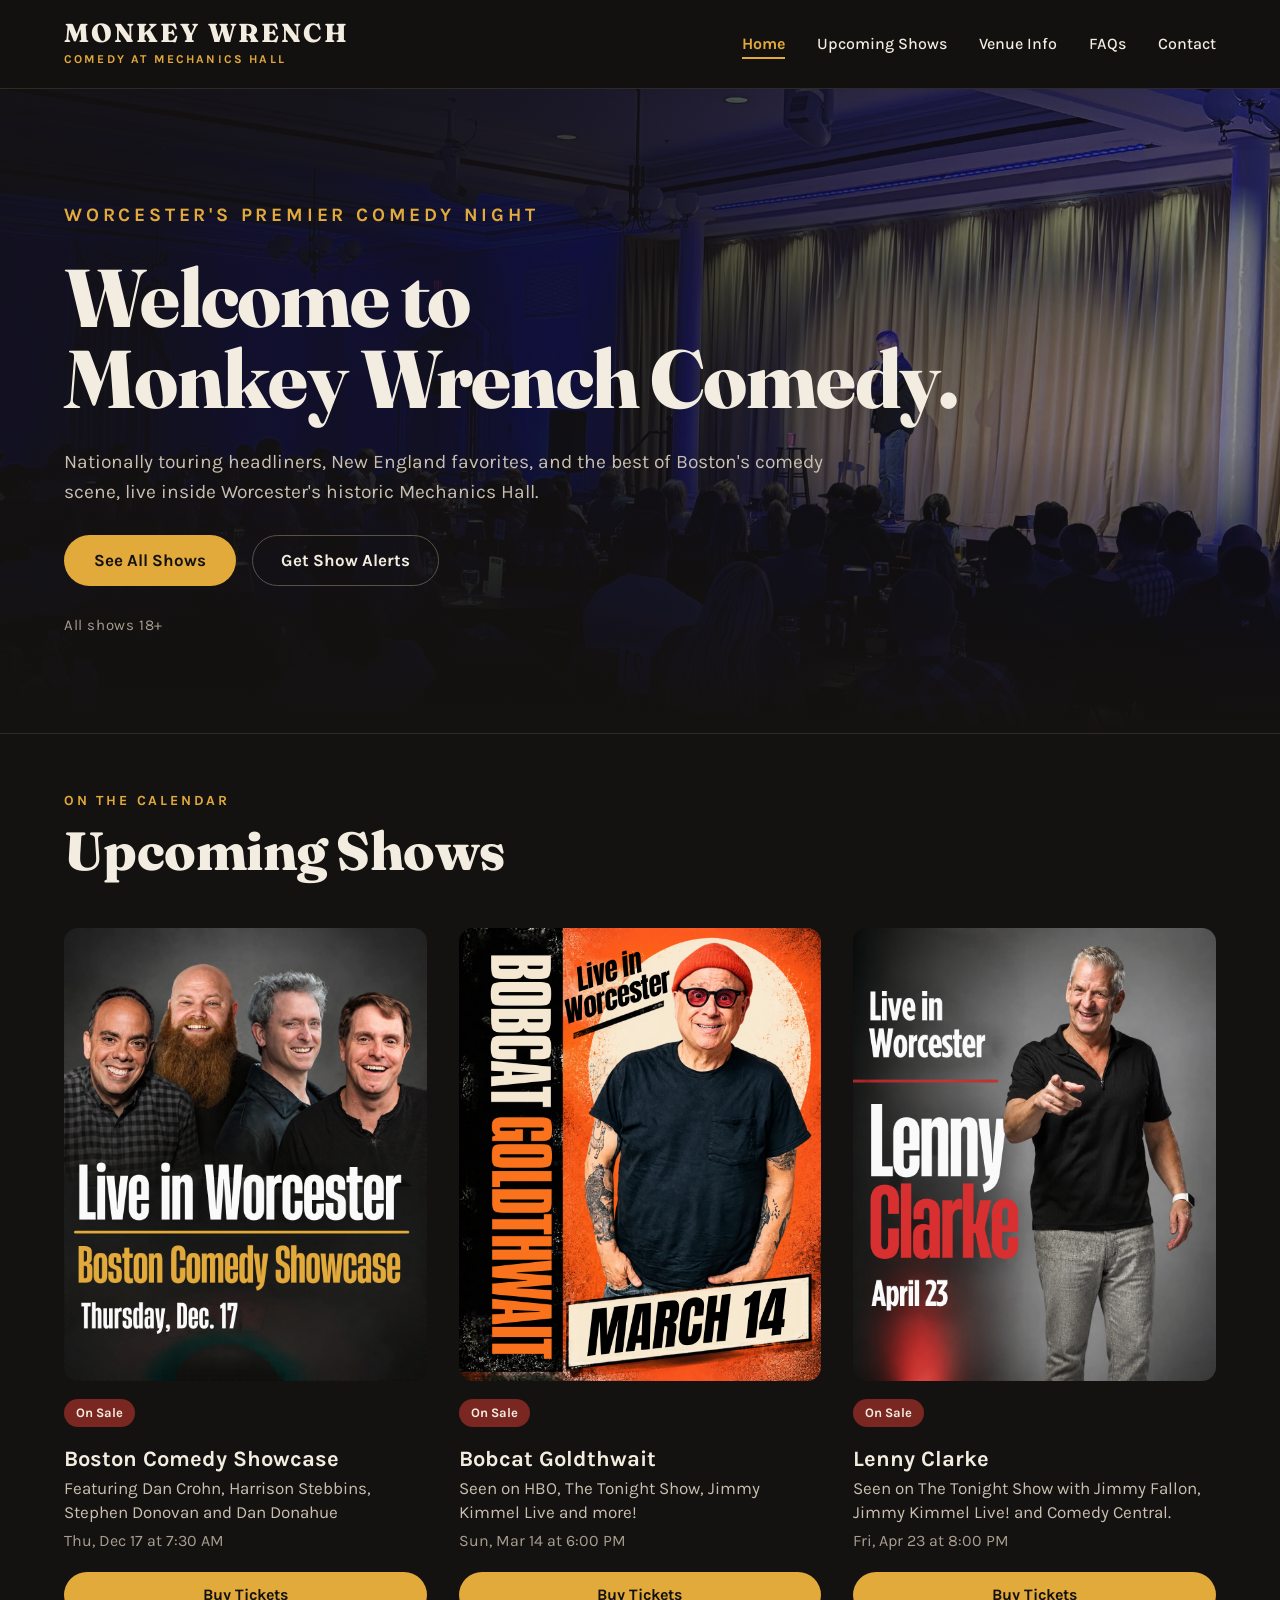
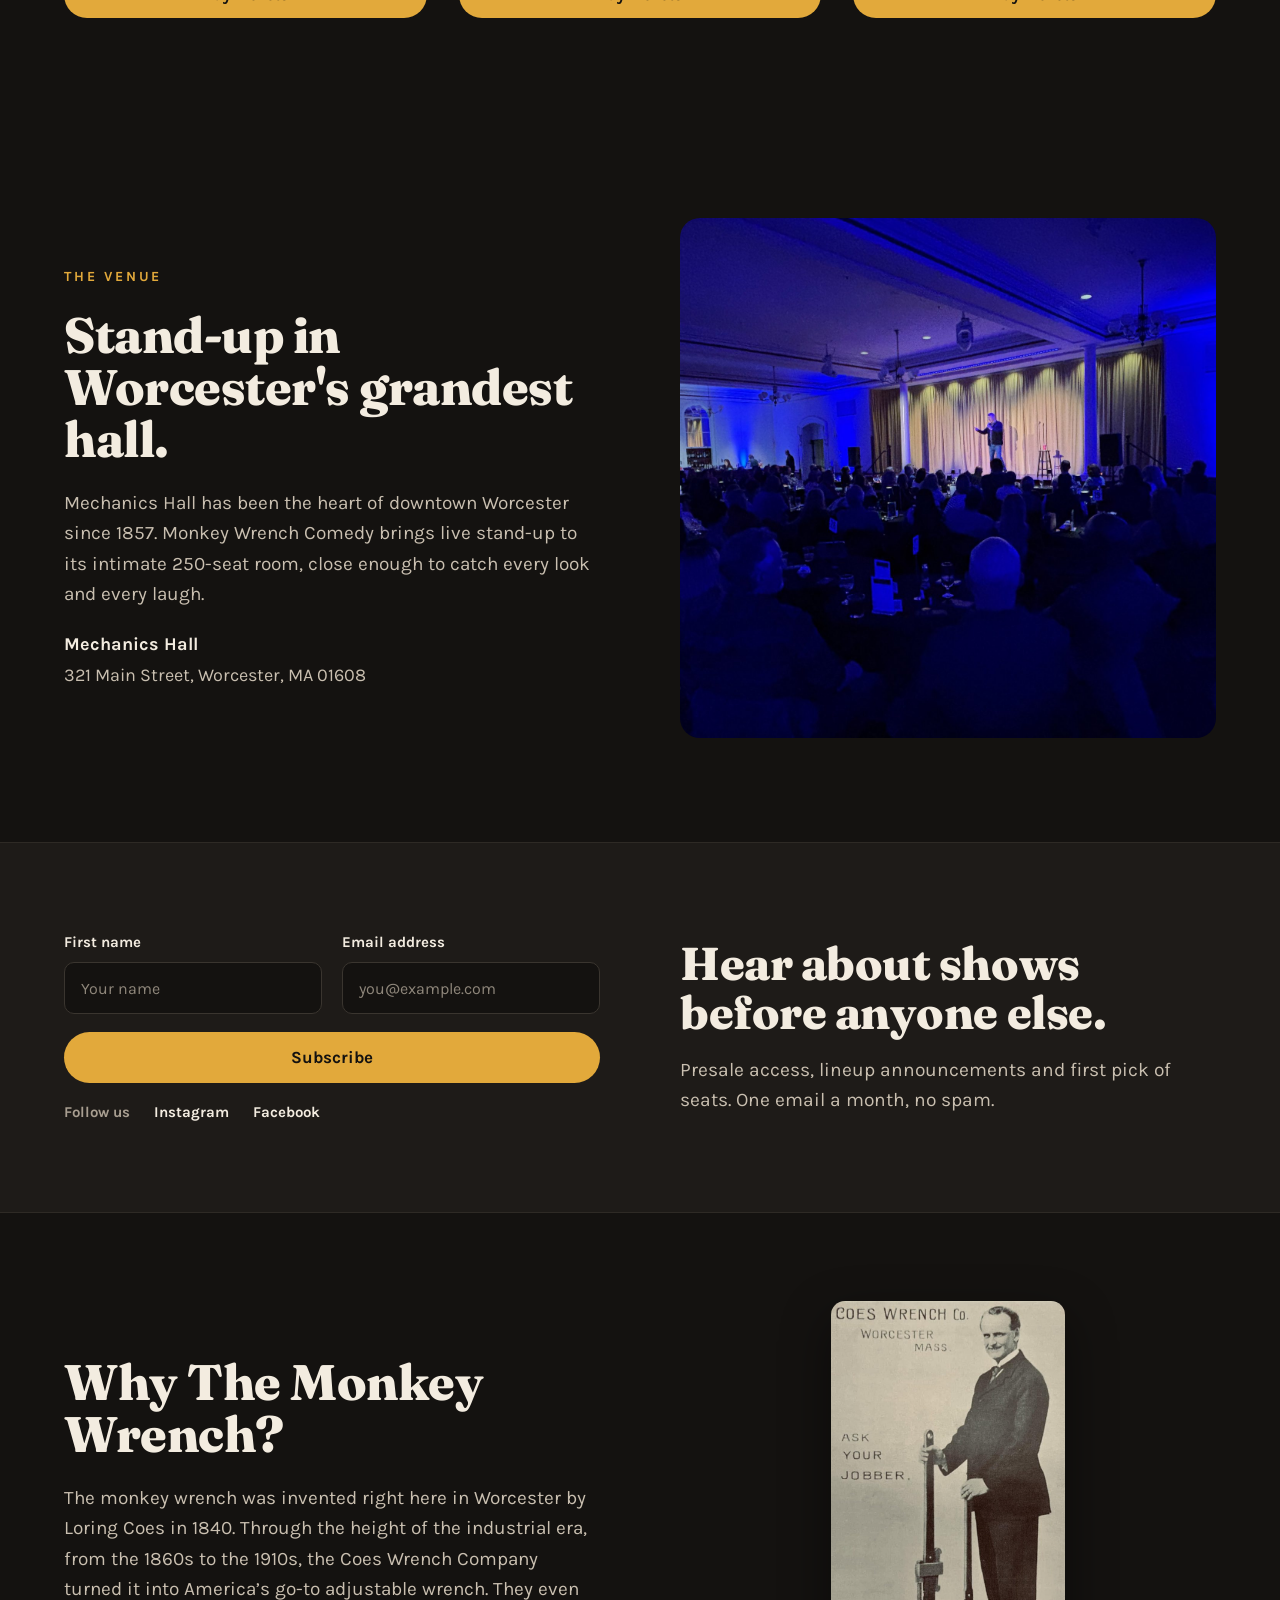
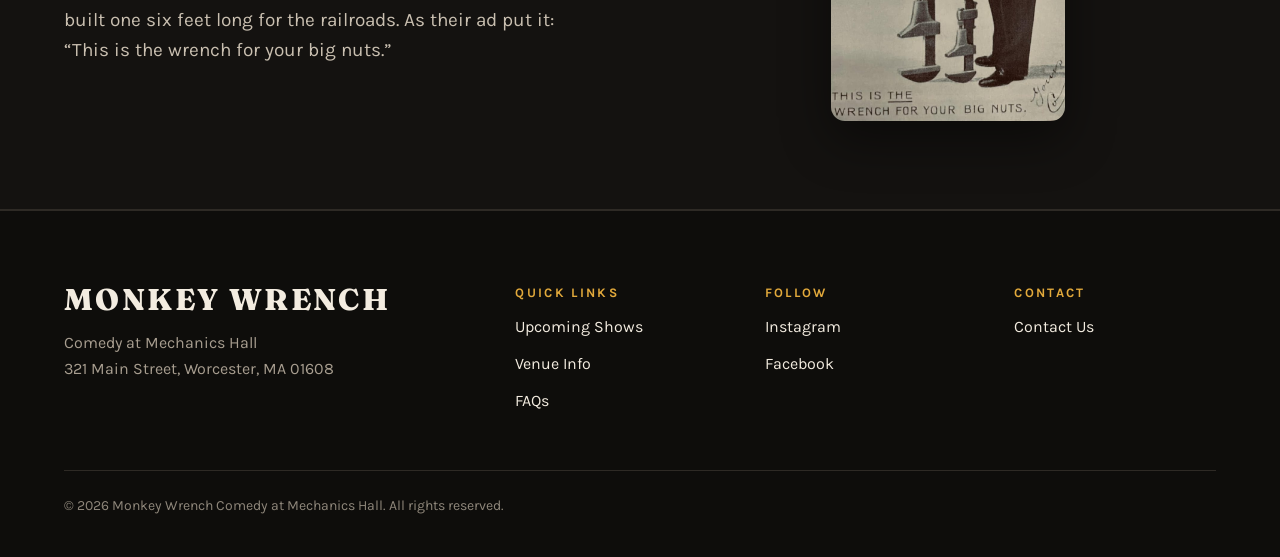
<file: index.html>
<!doctype html>
<html lang="en">
<head>
  <meta charset="utf-8">
  <meta name="viewport" content="width=device-width, initial-scale=1">
  <title>Monkey Wrench Comedy at Mechanics Hall | Worcester, MA</title>
  <meta name="description" content="Live stand-up comedy inside Worcester's historic Mechanics Hall. Nationally touring headliners, New England favorites and the best of Boston's comedy scene. All shows 18+.">
  <link rel="icon" href="data:image/svg+xml,<svg xmlns='http://www.w3.org/2000/svg' viewBox='0 0 100 100'><text y='.9em' font-size='90'>🎤</text></svg>">
  <link rel="preconnect" href="https://fonts.googleapis.com">
  <link rel="preconnect" href="https://fonts.gstatic.com" crossorigin>
  <link rel="stylesheet" href="https://fonts.googleapis.com/css2?family=Fraunces:opsz,wght@9..144,600;9..144,800&family=Karla:wght@400;500;700&display=swap">
  <link rel="stylesheet" href="css/styles.css">
  <!-- Meta Pixel Code -->
  <script>
  !function(f,b,e,v,n,t,s)
  {if(f.fbq)return;n=f.fbq=function(){n.callMethod?
  n.callMethod.apply(n,arguments):n.queue.push(arguments)};
  if(!f._fbq)f._fbq=n;n.push=n;n.loaded=!0;n.version='2.0';
  n.queue=[];t=b.createElement(e);t.async=!0;
  t.src=v;s=b.getElementsByTagName(e)[0];
  s.parentNode.insertBefore(t,s)}(window, document,'script',
  'https://connect.facebook.net/en_US/fbevents.js');
  fbq('init', '2172629367018919');
  fbq('track', 'PageView');
  </script>
  <!-- End Meta Pixel Code -->
  <!-- TikTok Pixel Code Start -->
  <script>
  !function (w, d, t) {
    w.TiktokAnalyticsObject=t;var ttq=w[t]=w[t]||[];ttq.methods=["page","track","identify","instances","debug","on","off","once","ready","alias","group","enableCookie","disableCookie","holdConsent","revokeConsent","grantConsent"],ttq.setAndDefer=function(t,e){t[e]=function(){t.push([e].concat(Array.prototype.slice.call(arguments,0)))}};for(var i=0;i<ttq.methods.length;i++)ttq.setAndDefer(ttq,ttq.methods[i]);ttq.instance=function(t){for(
  var e=ttq._i[t]||[],n=0;n<ttq.methods.length;n++)ttq.setAndDefer(e,ttq.methods[n]);return e},ttq.load=function(e,n){var r="https://analytics.tiktok.com/i18n/pixel/events.js",o=n&&n.partner;ttq._i=ttq._i||{},ttq._i[e]=[],ttq._i[e]._u=r,ttq._t=ttq._t||{},ttq._t[e]=+new Date,ttq._o=ttq._o||{},ttq._o[e]=n||{};n=document.createElement("script")
  ;n.type="text/javascript",n.async=!0,n.src=r+"?sdkid="+e+"&lib="+t;e=document.getElementsByTagName("script")[0];e.parentNode.insertBefore(n,e)};

    ttq.load('DBB3DCRC77U6RJPJM6M0');
    ttq.load('DBB5QLJC77U6OMSPHNQG');
    ttq.page();
  }(window, document, 'ttq');
  </script>
  <!-- TikTok Pixel Code End -->
</head>
<body>
<noscript><img height="1" width="1" style="display:none" alt=""
src="https://www.facebook.com/tr?id=2172629367018919&amp;ev=PageView&amp;noscript=1"
/></noscript>
<a class="skip-link" href="#main">Skip to content</a>

<header class="site-header">
  <div class="wrap">
    <a class="logo" href="/" aria-label="Monkey Wrench Comedy, home">
      <span class="logo-name">MONKEY WRENCH</span>
      <span class="logo-sub">Comedy at Mechanics Hall</span>
    </a>
    <button class="menu-toggle" type="button" aria-expanded="false" aria-controls="main-nav" aria-label="Open menu"><span></span><span></span><span></span></button>
    <nav class="main-nav" id="main-nav" aria-label="Main">
      <ul>
        <li><a href="/" aria-current="page">Home</a></li>
        <li><a href="/#shows">Upcoming Shows</a></li>
        <li><a href="/#venue">Venue Info</a></li>
        <li><a href="/faqs.html">FAQs</a></li>
        <li><a href="/contact.html">Contact</a></li>
      </ul>
    </nav>
  </div>
</header>

<main id="main">

  <section class="hero">
    <div class="wrap">
      <p class="eyebrow">Worcester's Premier Comedy Night</p>
      <h1 class="h1">Welcome to<br>Monkey Wrench Comedy.</h1>
      <p class="lead">Nationally touring headliners, New England favorites, and the best of Boston's comedy scene, live inside Worcester's historic Mechanics Hall.</p>
      <div class="hero-actions">
        <a class="btn btn-primary" href="#shows">See All Shows</a>
        <a class="btn btn-outline" href="#alerts">Get Show Alerts</a>
      </div>
      <p class="hero-note">All shows 18+</p>
    </div>
  </section>

  <section class="shows" id="shows" aria-labelledby="shows-title">
    <div class="wrap">
      <div class="section-head">
        <div>
          <p class="eyebrow">On the calendar</p>
          <h2 class="h2" id="shows-title">Upcoming Shows</h2>
        </div>
      </div>

      <!-- Upcoming shows are loaded from data/shows.json.
           Edit them by logging in at /admin (see README). -->
      <ul class="show-grid" id="show-grid" aria-live="polite"></ul>
      <p class="show-empty" id="show-empty" hidden>New shows are coming soon. <a href="#alerts">Get show alerts</a> to hear about them first.</p>
      <noscript><p class="show-empty">Turn on JavaScript to see upcoming shows, or <a href="/contact.html">contact us</a> for the schedule.</p></noscript>
    </div>
  </section>

  <section class="venue" id="venue" aria-labelledby="venue-title">
    <div class="wrap">
      <div class="venue-copy">
        <p class="eyebrow">The venue</p>
        <h2 class="h2" id="venue-title">Stand-up in Worcester's grandest hall.</h2>
        <p>Mechanics Hall has been the heart of downtown Worcester since 1857. Monkey Wrench Comedy brings live stand-up to its intimate 250-seat room, close enough to catch every look and every laugh.</p>
        <address class="address">
          <strong>Mechanics Hall</strong>
          <span>321 Main Street, Worcester, MA 01608</span>
        </address>
      </div>
      <img class="venue-photo" src="images/venue-room.jpg" alt="The room on show night: audience at candlelit tables facing a spotlit stage" width="1800" height="1350" loading="lazy">
    </div>
  </section>

  <section class="alerts" id="alerts" aria-labelledby="alerts-title">
    <div class="wrap">
      <div class="alerts-copy">
        <h2 class="h2" id="alerts-title">Hear about shows before anyone else.</h2>
        <p class="lead">Presale access, lineup announcements and first pick of seats. One email a month, no spam.</p>
      </div>

      <!-- Signups go to Kit (form 10005433). After subscribing, Kit sends people to /thanks.html. -->
      <form class="form" name="show-alerts" method="POST" action="https://app.kit.com/forms/10005433/subscriptions">
        <div class="form-row">
          <label class="field">First name
            <input class="input" type="text" name="fields[first_name]" placeholder="Your name" autocomplete="given-name">
          </label>
          <label class="field">Email address
            <input class="input" type="email" name="email_address" placeholder="you@example.com" autocomplete="email" required>
          </label>
        </div>
        <button class="btn btn-primary" type="submit">Subscribe</button>
        <div class="follow">
          <span>Follow us</span>
          <a href="https://www.instagram.com/monkeywrenchworcester" target="_blank" rel="noopener">Instagram</a>
          <a href="https://www.facebook.com/monkeywrenchcomedy" target="_blank" rel="noopener">Facebook</a>
        </div>
      </form>
    </div>
  </section>

  <section class="story" id="story" aria-labelledby="story-title">
    <div class="wrap">
      <div class="story-copy">
        <h2 class="h2" id="story-title">Why The Monkey Wrench?</h2>
        <p>The monkey wrench was invented right here in Worcester by Loring Coes in 1840. Through the height of the industrial era, from the 1860s to the 1910s, the Coes Wrench Company turned it into America&rsquo;s go-to adjustable wrench. They even built one six feet long for the railroads. As their ad put it: &ldquo;This is the wrench for your big nuts.&rdquo;</p>
      </div>
      <img class="story-image" src="images/coes-wrench-ad.jpg" alt="Vintage Coes Wrench Co. advertisement from Worcester, Mass.: a man in a suit stands beside two giant monkey wrenches, with the caption 'This is the wrench for your big nuts.'" width="782" height="1400" loading="lazy">
    </div>
  </section>

</main>

<footer class="site-footer">
  <div class="wrap">
    <div class="footer-grid">
      <div class="footer-brand">
        <a class="logo-name" href="/">MONKEY WRENCH</a>
        <p>Comedy at Mechanics Hall<br>321 Main Street, Worcester, MA 01608</p>
      </div>
      <div class="footer-col">
        <h2>Quick Links</h2>
        <ul>
          <li><a href="/#shows">Upcoming Shows</a></li>
          <li><a href="/#venue">Venue Info</a></li>
          <li><a href="/faqs.html">FAQs</a></li>
        </ul>
      </div>
      <div class="footer-col">
        <h2>Follow</h2>
        <ul>
          <li><a href="https://www.instagram.com/monkeywrenchworcester" target="_blank" rel="noopener">Instagram</a></li>
          <li><a href="https://www.facebook.com/monkeywrenchcomedy" target="_blank" rel="noopener">Facebook</a></li>
        </ul>
      </div>
      <div class="footer-col">
        <h2>Contact</h2>
        <ul>
          <li><a href="/contact.html">Contact Us</a></li>
        </ul>
      </div>
    </div>
    <div class="footer-bottom">
      <span>© <span class="year">2026</span> Monkey Wrench Comedy at Mechanics Hall. All rights reserved.</span>
    </div>
  </div>
</footer>

<script src="js/menu.js"></script>
<script src="js/tracking.js"></script>
<script src="js/shows.js"></script>
</body>
</html>
</file>
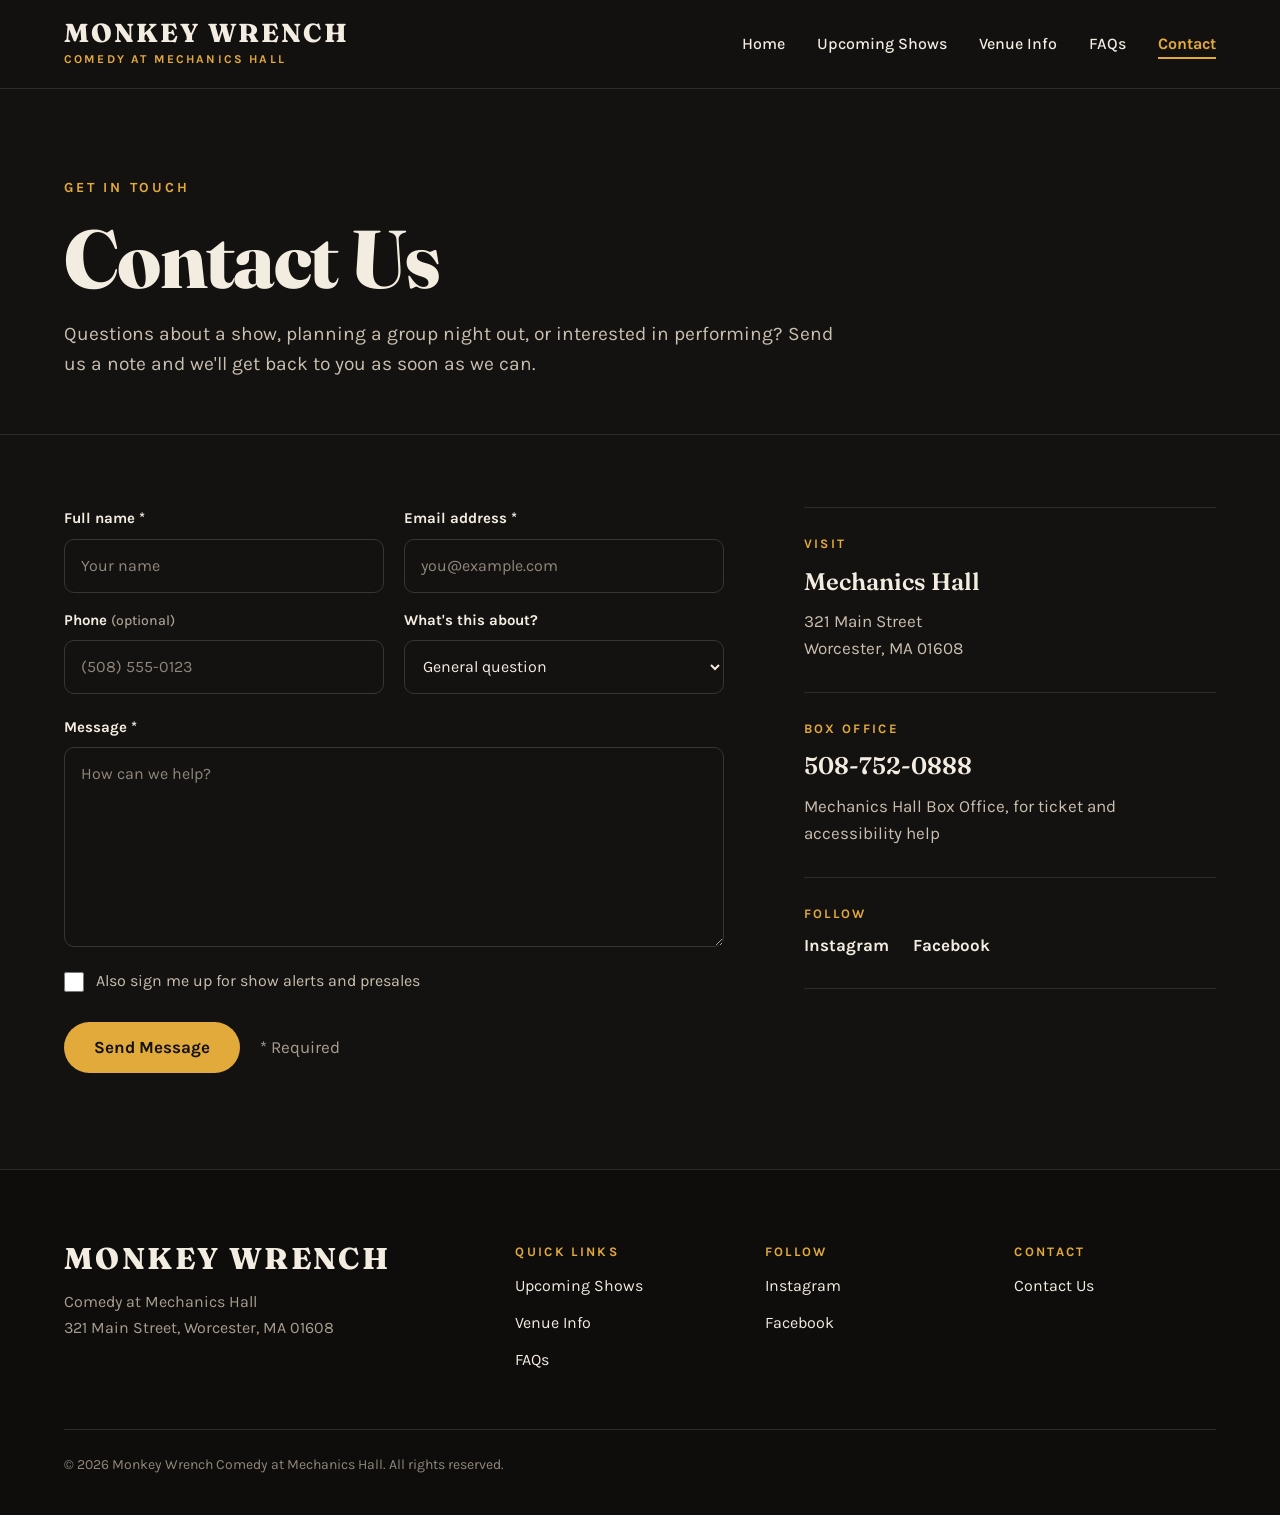
<file: contact.html>
<!doctype html>
<html lang="en">
<head>
  <meta charset="utf-8">
  <meta name="viewport" content="width=device-width, initial-scale=1">
  <title>Contact Us | Monkey Wrench Comedy at Mechanics Hall</title>
  <meta name="description" content="Questions about a show, group nights out or performing at Monkey Wrench Comedy? Send us a message.">
  <link rel="icon" href="data:image/svg+xml,<svg xmlns='http://www.w3.org/2000/svg' viewBox='0 0 100 100'><text y='.9em' font-size='90'>🎤</text></svg>">
  <link rel="preconnect" href="https://fonts.googleapis.com">
  <link rel="preconnect" href="https://fonts.gstatic.com" crossorigin>
  <link rel="stylesheet" href="https://fonts.googleapis.com/css2?family=Fraunces:opsz,wght@9..144,600;9..144,800&family=Karla:wght@400;500;700&display=swap">
  <link rel="stylesheet" href="css/styles.css">
  <!-- Meta Pixel Code -->
  <script>
  !function(f,b,e,v,n,t,s)
  {if(f.fbq)return;n=f.fbq=function(){n.callMethod?
  n.callMethod.apply(n,arguments):n.queue.push(arguments)};
  if(!f._fbq)f._fbq=n;n.push=n;n.loaded=!0;n.version='2.0';
  n.queue=[];t=b.createElement(e);t.async=!0;
  t.src=v;s=b.getElementsByTagName(e)[0];
  s.parentNode.insertBefore(t,s)}(window, document,'script',
  'https://connect.facebook.net/en_US/fbevents.js');
  fbq('init', '2172629367018919');
  fbq('track', 'PageView');
  </script>
  <!-- End Meta Pixel Code -->
  <!-- TikTok Pixel Code Start -->
  <script>
  !function (w, d, t) {
    w.TiktokAnalyticsObject=t;var ttq=w[t]=w[t]||[];ttq.methods=["page","track","identify","instances","debug","on","off","once","ready","alias","group","enableCookie","disableCookie","holdConsent","revokeConsent","grantConsent"],ttq.setAndDefer=function(t,e){t[e]=function(){t.push([e].concat(Array.prototype.slice.call(arguments,0)))}};for(var i=0;i<ttq.methods.length;i++)ttq.setAndDefer(ttq,ttq.methods[i]);ttq.instance=function(t){for(
  var e=ttq._i[t]||[],n=0;n<ttq.methods.length;n++)ttq.setAndDefer(e,ttq.methods[n]);return e},ttq.load=function(e,n){var r="https://analytics.tiktok.com/i18n/pixel/events.js",o=n&&n.partner;ttq._i=ttq._i||{},ttq._i[e]=[],ttq._i[e]._u=r,ttq._t=ttq._t||{},ttq._t[e]=+new Date,ttq._o=ttq._o||{},ttq._o[e]=n||{};n=document.createElement("script")
  ;n.type="text/javascript",n.async=!0,n.src=r+"?sdkid="+e+"&lib="+t;e=document.getElementsByTagName("script")[0];e.parentNode.insertBefore(n,e)};

    ttq.load('DBB3DCRC77U6RJPJM6M0');
    ttq.load('DBB5QLJC77U6OMSPHNQG');
    ttq.page();
  }(window, document, 'ttq');
  </script>
  <!-- TikTok Pixel Code End -->
</head>
<body>
<noscript><img height="1" width="1" style="display:none" alt=""
src="https://www.facebook.com/tr?id=2172629367018919&amp;ev=PageView&amp;noscript=1"
/></noscript>
<a class="skip-link" href="#main">Skip to content</a>

<header class="site-header">
  <div class="wrap">
    <a class="logo" href="/" aria-label="Monkey Wrench Comedy, home">
      <span class="logo-name">MONKEY WRENCH</span>
      <span class="logo-sub">Comedy at Mechanics Hall</span>
    </a>
    <button class="menu-toggle" type="button" aria-expanded="false" aria-controls="main-nav" aria-label="Open menu"><span></span><span></span><span></span></button>
    <nav class="main-nav" id="main-nav" aria-label="Main">
      <ul>
        <li><a href="/">Home</a></li>
        <li><a href="/#shows">Upcoming Shows</a></li>
        <li><a href="/#venue">Venue Info</a></li>
        <li><a href="/faqs.html">FAQs</a></li>
        <li><a href="/contact.html" aria-current="page">Contact</a></li>
      </ul>
    </nav>
  </div>
</header>

<main id="main">

  <section class="page-intro">
    <div class="wrap">
      <p class="eyebrow">Get in touch</p>
      <h1 class="h1">Contact Us</h1>
      <p class="lead">Questions about a show, planning a group night out, or interested in performing? Send us a note and we'll get back to you as soon as we can.</p>
    </div>
  </section>

  <div class="contact">
    <div class="wrap">

      <!-- Netlify collects these messages automatically (Site > Forms > contact).
           Turn on email notifications in Netlify to get each message in your inbox. -->
      <form class="form" name="contact" method="POST" action="/thanks.html" data-netlify="true" netlify-honeypot="bot-field">
        <input type="hidden" name="form-name" value="contact">
        <p class="hidden-field"><label>Leave this empty <input name="bot-field" tabindex="-1" autocomplete="off"></label></p>
        <div class="form-row">
          <label class="field">Full name *
            <input class="input" type="text" name="name" placeholder="Your name" autocomplete="name" required>
          </label>
          <label class="field">Email address *
            <input class="input" type="email" name="email" placeholder="you@example.com" autocomplete="email" required>
          </label>
          <label class="field"><span>Phone <span class="opt">(optional)</span></span>
            <input class="input" type="tel" name="phone" placeholder="(508) 555-0123" autocomplete="tel">
          </label>
          <label class="field">What's this about?
            <select class="select" name="topic">
              <option>General question</option>
              <option>Tickets or an existing order</option>
              <option>Group or private event</option>
              <option>Comedian booking</option>
              <option>Press and media</option>
              <option>Lost and found</option>
            </select>
          </label>
        </div>
        <label class="field">Message *
          <textarea class="textarea" name="message" rows="7" placeholder="How can we help?" required></textarea>
        </label>
        <label class="check"><input type="checkbox" name="show-alerts" value="yes">Also sign me up for show alerts and presales</label>
        <div class="form-foot">
          <button class="btn btn-primary" type="submit">Send Message</button>
          <span class="muted">* Required</span>
        </div>
      </form>

      <aside aria-label="Venue details">
        <div class="info-block">
          <span class="info-label">Visit</span>
          <span class="info-main">Mechanics Hall</span>
          <p>321 Main Street<br>Worcester, MA 01608</p>
        </div>
        <div class="info-block">
          <span class="info-label">Box office</span>
          <a class="info-main" href="tel:5087520888">508-752-0888</a>
          <p>Mechanics Hall Box Office, for ticket and accessibility help</p>
        </div>
        <div class="info-block">
          <span class="info-label">Follow</span>
          <div class="follow">
            <a href="https://www.instagram.com/monkeywrenchworcester" target="_blank" rel="noopener">Instagram</a>
            <a href="https://www.facebook.com/monkeywrenchcomedy" target="_blank" rel="noopener">Facebook</a>
          </div>
        </div>
      </aside>

    </div>
  </div>

</main>

<footer class="site-footer">
  <div class="wrap">
    <div class="footer-grid">
      <div class="footer-brand">
        <a class="logo-name" href="/">MONKEY WRENCH</a>
        <p>Comedy at Mechanics Hall<br>321 Main Street, Worcester, MA 01608</p>
      </div>
      <div class="footer-col">
        <h2>Quick Links</h2>
        <ul>
          <li><a href="/#shows">Upcoming Shows</a></li>
          <li><a href="/#venue">Venue Info</a></li>
          <li><a href="/faqs.html">FAQs</a></li>
        </ul>
      </div>
      <div class="footer-col">
        <h2>Follow</h2>
        <ul>
          <li><a href="https://www.instagram.com/monkeywrenchworcester" target="_blank" rel="noopener">Instagram</a></li>
          <li><a href="https://www.facebook.com/monkeywrenchcomedy" target="_blank" rel="noopener">Facebook</a></li>
        </ul>
      </div>
      <div class="footer-col">
        <h2>Contact</h2>
        <ul>
          <li><a href="/contact.html">Contact Us</a></li>
        </ul>
      </div>
    </div>
    <div class="footer-bottom">
      <span>© <span class="year">2026</span> Monkey Wrench Comedy at Mechanics Hall. All rights reserved.</span>
    </div>
  </div>
</footer>

<script src="js/menu.js"></script>
<script src="js/tracking.js"></script>
</body>
</html>
</file>
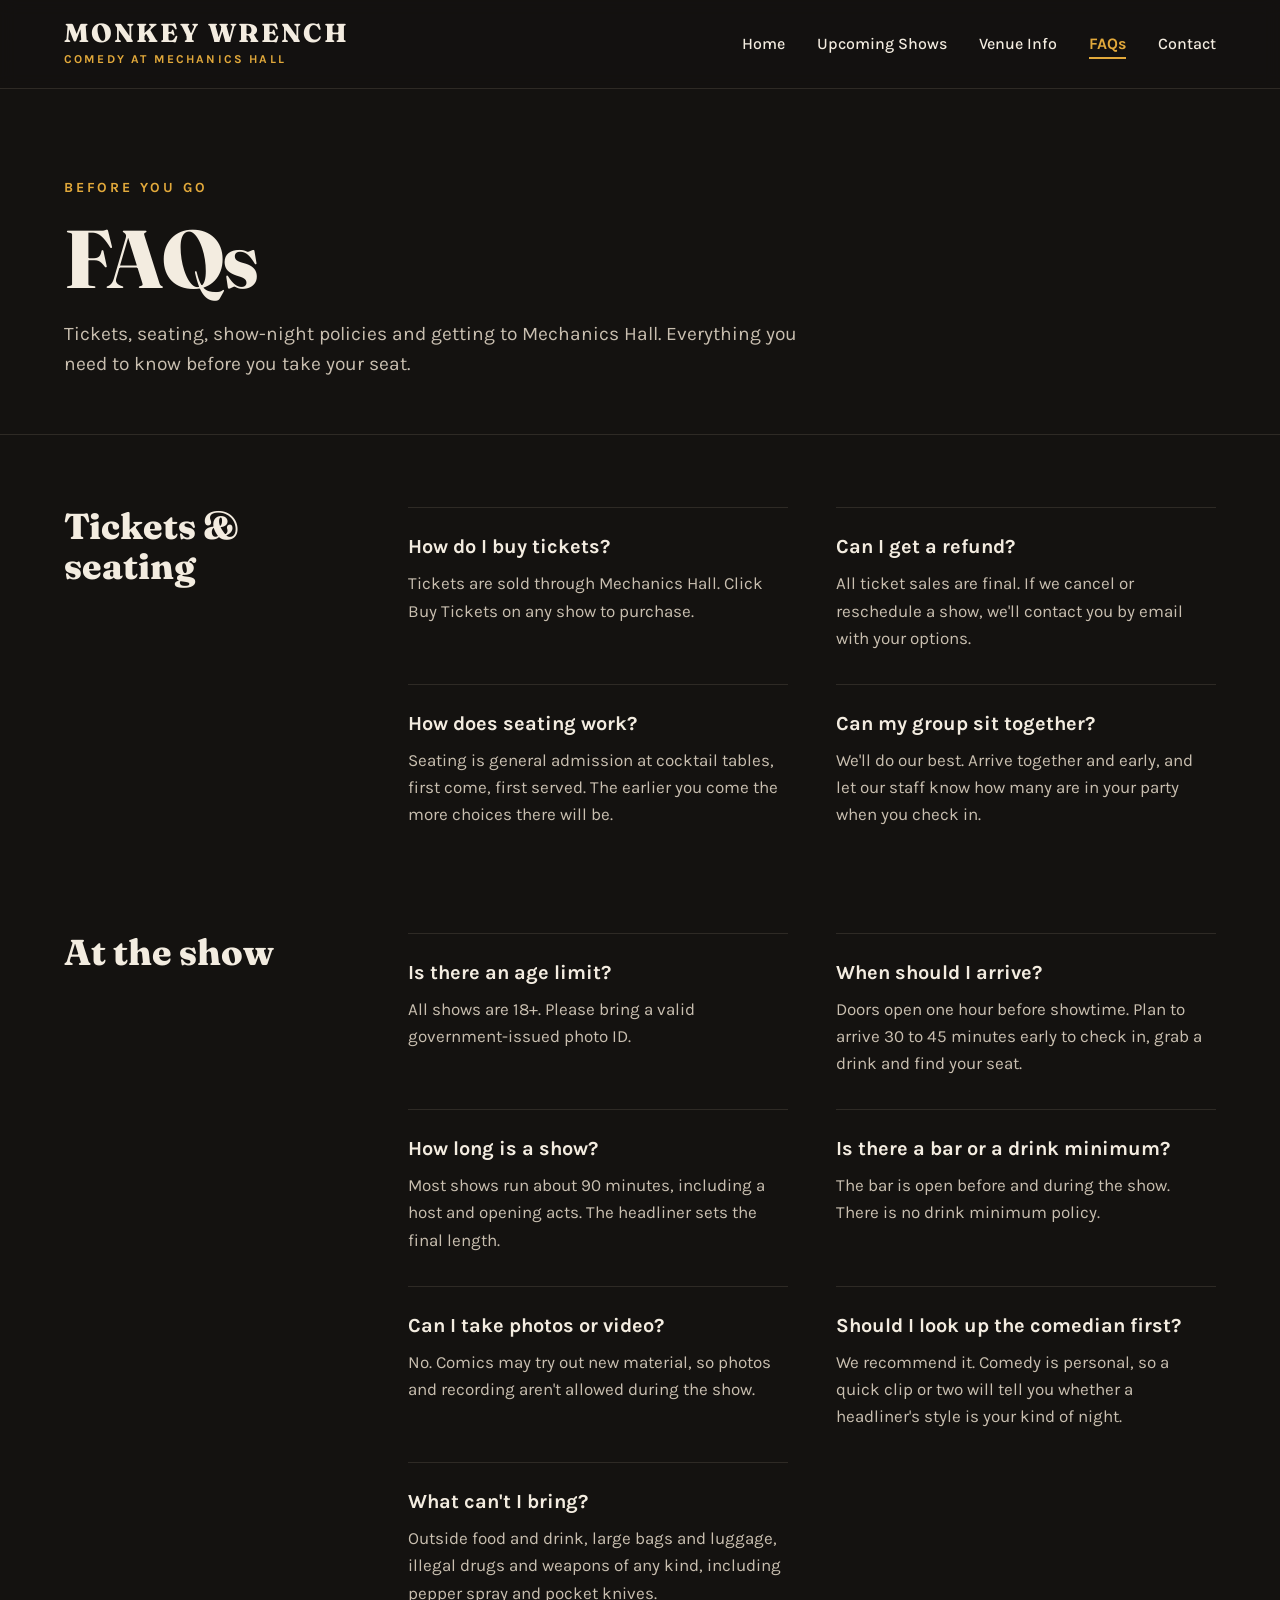
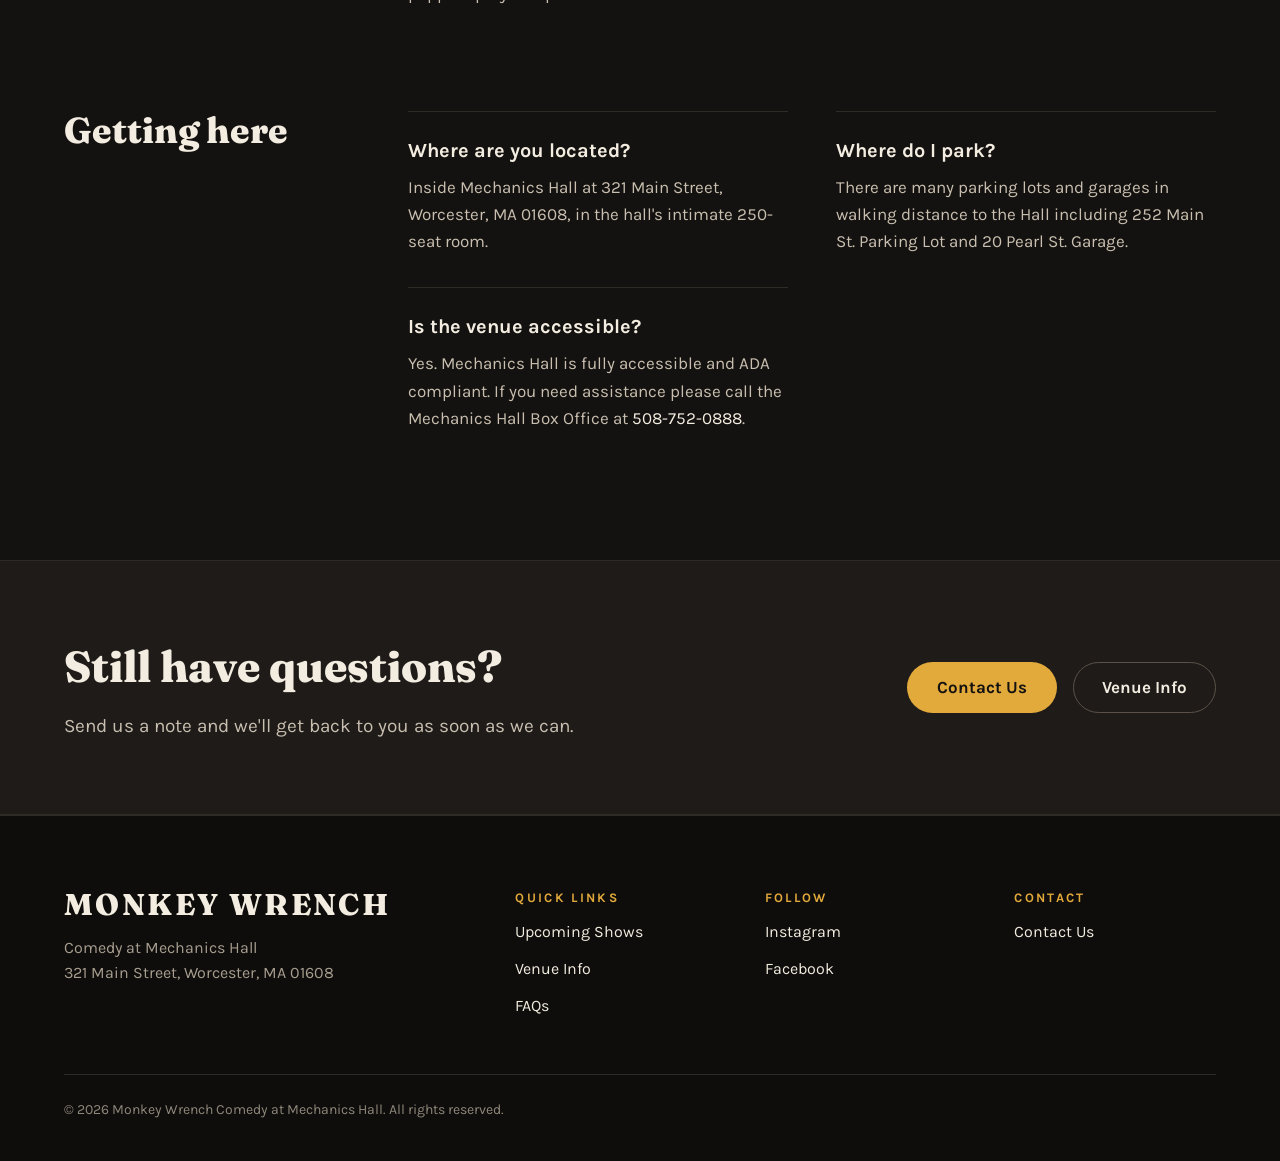
<file: faqs.html>
<!doctype html>
<html lang="en">
<head>
  <meta charset="utf-8">
  <meta name="viewport" content="width=device-width, initial-scale=1">
  <title>FAQs | Monkey Wrench Comedy at Mechanics Hall</title>
  <meta name="description" content="Tickets, seating, show-night policies and parking for comedy at Monkey Wrench Comedy inside Mechanics Hall, Worcester.">
  <link rel="icon" href="data:image/svg+xml,<svg xmlns='http://www.w3.org/2000/svg' viewBox='0 0 100 100'><text y='.9em' font-size='90'>🎤</text></svg>">
  <link rel="preconnect" href="https://fonts.googleapis.com">
  <link rel="preconnect" href="https://fonts.gstatic.com" crossorigin>
  <link rel="stylesheet" href="https://fonts.googleapis.com/css2?family=Fraunces:opsz,wght@9..144,600;9..144,800&family=Karla:wght@400;500;700&display=swap">
  <link rel="stylesheet" href="css/styles.css">
  <!-- Meta Pixel Code -->
  <script>
  !function(f,b,e,v,n,t,s)
  {if(f.fbq)return;n=f.fbq=function(){n.callMethod?
  n.callMethod.apply(n,arguments):n.queue.push(arguments)};
  if(!f._fbq)f._fbq=n;n.push=n;n.loaded=!0;n.version='2.0';
  n.queue=[];t=b.createElement(e);t.async=!0;
  t.src=v;s=b.getElementsByTagName(e)[0];
  s.parentNode.insertBefore(t,s)}(window, document,'script',
  'https://connect.facebook.net/en_US/fbevents.js');
  fbq('init', '2172629367018919');
  fbq('track', 'PageView');
  </script>
  <!-- End Meta Pixel Code -->
  <!-- TikTok Pixel Code Start -->
  <script>
  !function (w, d, t) {
    w.TiktokAnalyticsObject=t;var ttq=w[t]=w[t]||[];ttq.methods=["page","track","identify","instances","debug","on","off","once","ready","alias","group","enableCookie","disableCookie","holdConsent","revokeConsent","grantConsent"],ttq.setAndDefer=function(t,e){t[e]=function(){t.push([e].concat(Array.prototype.slice.call(arguments,0)))}};for(var i=0;i<ttq.methods.length;i++)ttq.setAndDefer(ttq,ttq.methods[i]);ttq.instance=function(t){for(
  var e=ttq._i[t]||[],n=0;n<ttq.methods.length;n++)ttq.setAndDefer(e,ttq.methods[n]);return e},ttq.load=function(e,n){var r="https://analytics.tiktok.com/i18n/pixel/events.js",o=n&&n.partner;ttq._i=ttq._i||{},ttq._i[e]=[],ttq._i[e]._u=r,ttq._t=ttq._t||{},ttq._t[e]=+new Date,ttq._o=ttq._o||{},ttq._o[e]=n||{};n=document.createElement("script")
  ;n.type="text/javascript",n.async=!0,n.src=r+"?sdkid="+e+"&lib="+t;e=document.getElementsByTagName("script")[0];e.parentNode.insertBefore(n,e)};

    ttq.load('DBB3DCRC77U6RJPJM6M0');
    ttq.load('DBB5QLJC77U6OMSPHNQG');
    ttq.page();
  }(window, document, 'ttq');
  </script>
  <!-- TikTok Pixel Code End -->
</head>
<body>
<noscript><img height="1" width="1" style="display:none" alt=""
src="https://www.facebook.com/tr?id=2172629367018919&amp;ev=PageView&amp;noscript=1"
/></noscript>
<a class="skip-link" href="#main">Skip to content</a>

<header class="site-header">
  <div class="wrap">
    <a class="logo" href="/" aria-label="Monkey Wrench Comedy, home">
      <span class="logo-name">MONKEY WRENCH</span>
      <span class="logo-sub">Comedy at Mechanics Hall</span>
    </a>
    <button class="menu-toggle" type="button" aria-expanded="false" aria-controls="main-nav" aria-label="Open menu"><span></span><span></span><span></span></button>
    <nav class="main-nav" id="main-nav" aria-label="Main">
      <ul>
        <li><a href="/">Home</a></li>
        <li><a href="/#shows">Upcoming Shows</a></li>
        <li><a href="/#venue">Venue Info</a></li>
        <li><a href="/faqs.html" aria-current="page">FAQs</a></li>
        <li><a href="/contact.html">Contact</a></li>
      </ul>
    </nav>
  </div>
</header>

<main id="main">

  <section class="page-intro">
    <div class="wrap">
      <p class="eyebrow">Before you go</p>
      <h1 class="h1">FAQs</h1>
      <p class="lead">Tickets, seating, show-night policies and getting to Mechanics Hall. Everything you need to know before you take your seat.</p>
    </div>
  </section>

  <div class="faq">
    <div class="wrap">

      <section class="faq-group" aria-labelledby="faq-tickets">
        <h2 id="faq-tickets">Tickets &amp; seating</h2>
        <div class="faq-list">
          <div class="faq-item"><h3>How do I buy tickets?</h3><p>Tickets are sold through Mechanics Hall. Click Buy Tickets on any show to purchase.</p></div>
          <div class="faq-item"><h3>Can I get a refund?</h3><p>All ticket sales are final. If we cancel or reschedule a show, we'll contact you by email with your options.</p></div>
          <div class="faq-item"><h3>How does seating work?</h3><p>Seating is general admission at cocktail tables, first come, first served. The earlier you come the more choices there will be.</p></div>
          <div class="faq-item"><h3>Can my group sit together?</h3><p>We'll do our best. Arrive together and early, and let our staff know how many are in your party when you check in.</p></div>
        </div>
      </section>

      <section class="faq-group" aria-labelledby="faq-show">
        <h2 id="faq-show">At the show</h2>
        <div class="faq-list">
          <div class="faq-item"><h3>Is there an age limit?</h3><p>All shows are 18+. Please bring a valid government-issued photo ID.</p></div>
          <div class="faq-item"><h3>When should I arrive?</h3><p>Doors open one hour before showtime. Plan to arrive 30 to 45 minutes early to check in, grab a drink and find your seat.</p></div>
          <div class="faq-item"><h3>How long is a show?</h3><p>Most shows run about 90 minutes, including a host and opening acts. The headliner sets the final length.</p></div>
          <div class="faq-item"><h3>Is there a bar or a drink minimum?</h3><p>The bar is open before and during the show. There is no drink minimum policy.</p></div>
          <div class="faq-item"><h3>Can I take photos or video?</h3><p>No. Comics may try out new material, so photos and recording aren't allowed during the show.</p></div>
          <div class="faq-item"><h3>Should I look up the comedian first?</h3><p>We recommend it. Comedy is personal, so a quick clip or two will tell you whether a headliner's style is your kind of night.</p></div>
          <div class="faq-item"><h3>What can't I bring?</h3><p>Outside food and drink, large bags and luggage, illegal drugs and weapons of any kind, including pepper spray and pocket knives.</p></div>
        </div>
      </section>

      <section class="faq-group" aria-labelledby="faq-getting-here">
        <h2 id="faq-getting-here">Getting here</h2>
        <div class="faq-list">
          <div class="faq-item"><h3>Where are you located?</h3><p>Inside Mechanics Hall at 321 Main Street, Worcester, MA 01608, in the hall's intimate 250-seat room.</p></div>
          <div class="faq-item"><h3>Where do I park?</h3><p>There are many parking lots and garages in walking distance to the Hall including 252 Main St. Parking Lot and 20 Pearl St. Garage.</p></div>
          <div class="faq-item"><h3>Is the venue accessible?</h3><p>Yes. Mechanics Hall is fully accessible and ADA compliant. If you need assistance please call the Mechanics Hall Box Office at <a href="tel:5087520888">508-752-0888</a>.</p></div>
          
        </div>
      </section>

    </div>
  </div>

  <section class="cta-band" aria-labelledby="cta-title">
    <div class="wrap">
      <div class="copy">
        <h2 id="cta-title">Still have questions?</h2>
        <p>Send us a note and we'll get back to you as soon as we can.</p>
      </div>
      <div class="cta-actions">
        <a class="btn btn-primary" href="/contact.html">Contact Us</a>
        <a class="btn btn-outline" href="/#venue">Venue Info</a>
      </div>
    </div>
  </section>

</main>

<footer class="site-footer">
  <div class="wrap">
    <div class="footer-grid">
      <div class="footer-brand">
        <a class="logo-name" href="/">MONKEY WRENCH</a>
        <p>Comedy at Mechanics Hall<br>321 Main Street, Worcester, MA 01608</p>
      </div>
      <div class="footer-col">
        <h2>Quick Links</h2>
        <ul>
          <li><a href="/#shows">Upcoming Shows</a></li>
          <li><a href="/#venue">Venue Info</a></li>
          <li><a href="/faqs.html">FAQs</a></li>
        </ul>
      </div>
      <div class="footer-col">
        <h2>Follow</h2>
        <ul>
          <li><a href="https://www.instagram.com/monkeywrenchworcester" target="_blank" rel="noopener">Instagram</a></li>
          <li><a href="https://www.facebook.com/monkeywrenchcomedy" target="_blank" rel="noopener">Facebook</a></li>
        </ul>
      </div>
      <div class="footer-col">
        <h2>Contact</h2>
        <ul>
          <li><a href="/contact.html">Contact Us</a></li>
        </ul>
      </div>
    </div>
    <div class="footer-bottom">
      <span>© <span class="year">2026</span> Monkey Wrench Comedy at Mechanics Hall. All rights reserved.</span>
    </div>
  </div>
</footer>

<script src="js/menu.js"></script>
</body>
</html>
</file>
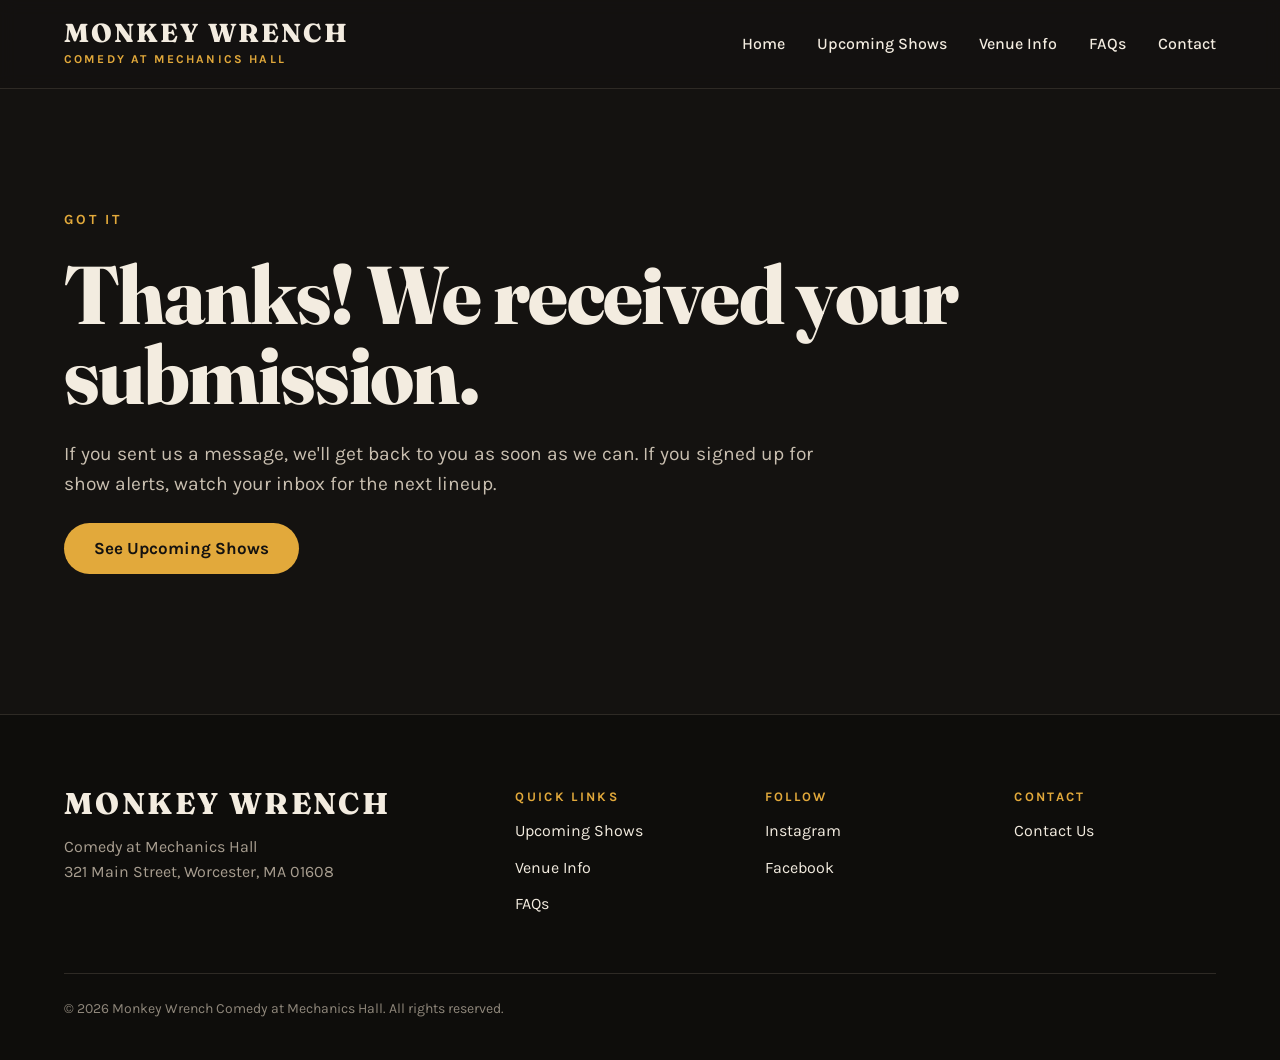
<file: thanks.html>
<!doctype html>
<html lang="en">
<head>
  <meta charset="utf-8">
  <meta name="viewport" content="width=device-width, initial-scale=1">
  <title>Thank you | Monkey Wrench Comedy</title>
  <meta name="description" content="Thanks for getting in touch.">
  <link rel="icon" href="data:image/svg+xml,<svg xmlns='http://www.w3.org/2000/svg' viewBox='0 0 100 100'><text y='.9em' font-size='90'>🎤</text></svg>">
  <link rel="preconnect" href="https://fonts.googleapis.com">
  <link rel="preconnect" href="https://fonts.gstatic.com" crossorigin>
  <link rel="stylesheet" href="https://fonts.googleapis.com/css2?family=Fraunces:opsz,wght@9..144,600;9..144,800&family=Karla:wght@400;500;700&display=swap">
  <link rel="stylesheet" href="css/styles.css">
  <!-- Meta Pixel Code -->
  <script>
  !function(f,b,e,v,n,t,s)
  {if(f.fbq)return;n=f.fbq=function(){n.callMethod?
  n.callMethod.apply(n,arguments):n.queue.push(arguments)};
  if(!f._fbq)f._fbq=n;n.push=n;n.loaded=!0;n.version='2.0';
  n.queue=[];t=b.createElement(e);t.async=!0;
  t.src=v;s=b.getElementsByTagName(e)[0];
  s.parentNode.insertBefore(t,s)}(window, document,'script',
  'https://connect.facebook.net/en_US/fbevents.js');
  fbq('init', '2172629367018919');
  fbq('track', 'PageView');
  </script>
  <!-- End Meta Pixel Code -->
  <!-- TikTok Pixel Code Start -->
  <script>
  !function (w, d, t) {
    w.TiktokAnalyticsObject=t;var ttq=w[t]=w[t]||[];ttq.methods=["page","track","identify","instances","debug","on","off","once","ready","alias","group","enableCookie","disableCookie","holdConsent","revokeConsent","grantConsent"],ttq.setAndDefer=function(t,e){t[e]=function(){t.push([e].concat(Array.prototype.slice.call(arguments,0)))}};for(var i=0;i<ttq.methods.length;i++)ttq.setAndDefer(ttq,ttq.methods[i]);ttq.instance=function(t){for(
  var e=ttq._i[t]||[],n=0;n<ttq.methods.length;n++)ttq.setAndDefer(e,ttq.methods[n]);return e},ttq.load=function(e,n){var r="https://analytics.tiktok.com/i18n/pixel/events.js",o=n&&n.partner;ttq._i=ttq._i||{},ttq._i[e]=[],ttq._i[e]._u=r,ttq._t=ttq._t||{},ttq._t[e]=+new Date,ttq._o=ttq._o||{},ttq._o[e]=n||{};n=document.createElement("script")
  ;n.type="text/javascript",n.async=!0,n.src=r+"?sdkid="+e+"&lib="+t;e=document.getElementsByTagName("script")[0];e.parentNode.insertBefore(n,e)};

    ttq.load('DBB3DCRC77U6RJPJM6M0');
    ttq.load('DBB5QLJC77U6OMSPHNQG');
    ttq.page();
  }(window, document, 'ttq');
  </script>
  <!-- TikTok Pixel Code End -->
</head>
<body>
<noscript><img height="1" width="1" style="display:none" alt=""
src="https://www.facebook.com/tr?id=2172629367018919&amp;ev=PageView&amp;noscript=1"
/></noscript>
<a class="skip-link" href="#main">Skip to content</a>

<header class="site-header">
  <div class="wrap">
    <a class="logo" href="/" aria-label="Monkey Wrench Comedy, home">
      <span class="logo-name">MONKEY WRENCH</span>
      <span class="logo-sub">Comedy at Mechanics Hall</span>
    </a>
    <button class="menu-toggle" type="button" aria-expanded="false" aria-controls="main-nav" aria-label="Open menu"><span></span><span></span><span></span></button>
    <nav class="main-nav" id="main-nav" aria-label="Main">
      <ul>
        <li><a href="/">Home</a></li>
        <li><a href="/#shows">Upcoming Shows</a></li>
        <li><a href="/#venue">Venue Info</a></li>
        <li><a href="/faqs.html">FAQs</a></li>
        <li><a href="/contact.html">Contact</a></li>
      </ul>
    </nav>
  </div>
</header>

<main id="main">
  <section class="message">
    <div class="wrap">
      <p class="eyebrow">Got it</p>
      <h1 class="h1">Thanks! We received your submission.</h1>
      <p class="lead">If you sent us a message, we'll get back to you as soon as we can. If you signed up for show alerts, watch your inbox for the next lineup.</p>
      <a class="btn btn-primary" href="/#shows">See Upcoming Shows</a>
    </div>
  </section>
</main>

<footer class="site-footer">
  <div class="wrap">
    <div class="footer-grid">
      <div class="footer-brand">
        <a class="logo-name" href="/">MONKEY WRENCH</a>
        <p>Comedy at Mechanics Hall<br>321 Main Street, Worcester, MA 01608</p>
      </div>
      <div class="footer-col">
        <h2>Quick Links</h2>
        <ul>
          <li><a href="/#shows">Upcoming Shows</a></li>
          <li><a href="/#venue">Venue Info</a></li>
          <li><a href="/faqs.html">FAQs</a></li>
        </ul>
      </div>
      <div class="footer-col">
        <h2>Follow</h2>
        <ul>
          <li><a href="https://www.instagram.com/monkeywrenchworcester" target="_blank" rel="noopener">Instagram</a></li>
          <li><a href="https://www.facebook.com/monkeywrenchcomedy" target="_blank" rel="noopener">Facebook</a></li>
        </ul>
      </div>
      <div class="footer-col">
        <h2>Contact</h2>
        <ul>
          <li><a href="/contact.html">Contact Us</a></li>
        </ul>
      </div>
    </div>
    <div class="footer-bottom">
      <span>© <span class="year">2026</span> Monkey Wrench Comedy at Mechanics Hall. All rights reserved.</span>
    </div>
  </div>
</footer>

<script src="js/menu.js"></script>
</body>
</html>
</file>
<file: css/styles.css>
/* =========================================================
   Monkey Wrench Comedy at Mechanics Hall
   Shared styles for every page.
   To change the gold accent everywhere, edit --accent below.
   ========================================================= */

:root {
  --bg: #141210;
  --surface: #1E1B18;
  --field: #1A1715;
  --footer: #0E0D0B;
  --line: #2E2A25;
  --line-strong: #3A352F;
  --outline: #5A5248;
  --text: #F3ECE0;
  --text-soft: #C9BFB0;
  --text-muted: #A89E90;
  --text-faint: #8F877B;
  --accent: #E2A93B;
  --oxblood: #7A2621;

  --serif: 'Fraunces', Georgia, serif;
  --sans: 'Karla', system-ui, -apple-system, 'Segoe UI', sans-serif;

  --pad: 64px;
  --max: 1440px;
}

*, *::before, *::after { box-sizing: border-box; }

html { scroll-behavior: smooth; scroll-padding-top: 96px; }
@media (prefers-reduced-motion: reduce) { html { scroll-behavior: auto; } }

body {
  margin: 0;
  background: var(--bg);
  color: var(--text);
  font-family: var(--sans);
  font-size: 17px;
  line-height: 1.55;
  -webkit-font-smoothing: antialiased;
}

img { max-width: 100%; display: block; }
a { color: var(--text); text-decoration: none; }
a:hover { color: var(--accent); }
:focus-visible { outline: 2px solid var(--accent); outline-offset: 3px; border-radius: 4px; }

.wrap { width: 100%; max-width: var(--max); margin: 0 auto; padding-left: var(--pad); padding-right: var(--pad); }

.skip-link { position: absolute; left: -9999px; top: 8px; background: var(--accent); color: var(--bg); padding: 10px 16px; border-radius: 8px; font-weight: 700; z-index: 100; }
.skip-link:focus { left: 16px; color: var(--bg); }

/* ---------- Header ---------- */
.site-header {
  position: sticky; top: 0; z-index: 50;
  background: rgba(20, 18, 16, 0.94);
  backdrop-filter: blur(8px);
  border-bottom: 1px solid var(--line);
}
.site-header .wrap { height: 88px; display: flex; align-items: center; justify-content: space-between; }

.logo { display: flex; flex-direction: column; gap: 2px; }
.logo-name { font-family: var(--serif); font-size: 26px; font-weight: 800; letter-spacing: 0.08em; line-height: 1.1; }
.logo-sub { font-size: 12px; font-weight: 700; letter-spacing: 0.18em; text-transform: uppercase; color: var(--accent); }
.logo:hover { color: var(--text); }

.main-nav ul { list-style: none; margin: 0; padding: 0; display: flex; gap: 32px; font-size: 16px; font-weight: 500; }
.main-nav a[aria-current="page"] { color: var(--accent); font-weight: 700; border-bottom: 2px solid var(--accent); padding-bottom: 4px; }

.menu-toggle {
  display: none; width: 44px; height: 44px; padding: 0; cursor: pointer;
  background: none; border: 1.5px solid var(--line-strong); border-radius: 10px;
  flex-direction: column; align-items: center; justify-content: center; gap: 5px;
}
.menu-toggle span { display: block; width: 20px; height: 2px; background: var(--text); border-radius: 2px; transition: transform .2s, opacity .2s; }
.menu-toggle[aria-expanded="true"] span:nth-child(1) { transform: translateY(7px) rotate(45deg); }
.menu-toggle[aria-expanded="true"] span:nth-child(2) { opacity: 0; }
.menu-toggle[aria-expanded="true"] span:nth-child(3) { transform: translateY(-7px) rotate(-45deg); }

/* ---------- Shared type & buttons ---------- */
.eyebrow { margin: 0; font-size: 14px; font-weight: 700; letter-spacing: 0.2em; text-transform: uppercase; color: var(--accent); }
.h1 { margin: 0; font-family: var(--serif); font-weight: 800; font-size: clamp(42px, 6.4vw, 92px); line-height: 0.98; letter-spacing: -0.02em; }
.h2 { margin: 0; font-family: var(--serif); font-weight: 800; font-size: clamp(32px, 4.2vw, 60px); line-height: 1.05; letter-spacing: -0.01em; }
.lead { margin: 0; font-size: clamp(17px, 1.5vw, 21px); line-height: 1.55; color: var(--text-soft); max-width: 780px; }
.muted { color: var(--text-muted); }

.btn {
  display: inline-flex; align-items: center; justify-content: center;
  font-family: var(--sans); font-weight: 700; font-size: 17px; line-height: 1;
  padding: 17px 30px; border-radius: 999px; cursor: pointer; border: none; text-align: center;
}
.btn-primary { background: var(--accent); color: var(--bg); }
.btn-primary:hover { color: var(--bg); filter: brightness(1.08); }
.btn-outline { background: transparent; color: var(--text); border: 1.5px solid var(--outline); padding: 15.5px 28px; }
.btn-outline:hover { border-color: var(--accent); color: var(--text); }

.tag { align-self: flex-start; font-size: 13px; font-weight: 700; padding: 6px 12px; border-radius: 999px; line-height: 1.2; }
.tag-sale { background: var(--oxblood); color: var(--text); }
.tag-soon { border: 1.5px solid var(--outline); padding: 4.5px 12px; }
.tag-sold { background: var(--line-strong); color: var(--text-soft); }
.btn-disabled { opacity: 0.55; cursor: default; }
.btn-disabled:hover { border-color: var(--outline); }
.show-empty { margin: 0; font-size: 18px; color: var(--text-soft); }
.show-empty a { color: var(--accent); border-bottom: 1px solid var(--accent); }

/* ---------- Home: hero ---------- */
/* Hero photo: darkened more on the left, where the text sits, and faded into the page at the bottom. */
.hero {
  background-color: var(--bg);
  background-image:
    linear-gradient(180deg, rgba(20, 18, 16, 0) 55%, rgba(20, 18, 16, 1) 100%),
    linear-gradient(90deg, rgba(20, 18, 16, 0.92) 0%, rgba(20, 18, 16, 0.8) 45%, rgba(20, 18, 16, 0.45) 100%),
    url('../images/hero-show.jpg');
  background-size: cover;
  background-position: center 35%;
}
.hero .wrap { padding-top: 112px; padding-bottom: 96px; display: flex; flex-direction: column; gap: 28px; }
.hero .eyebrow { font-size: 19px; }
.hero .h1 { font-size: clamp(40px, 6.4vw, 92px); }
.hero-actions { display: flex; gap: 16px; flex-wrap: wrap; }
.hero-note { margin: 0; font-size: 15px; color: var(--text-muted); letter-spacing: 0.04em; }

/* ---------- Home: shows ---------- */
.shows { border-top: 1px solid var(--line); }
.shows .wrap { padding-top: 56px; padding-bottom: 96px; display: flex; flex-direction: column; gap: 48px; }
.section-head { display: flex; justify-content: space-between; align-items: flex-end; gap: 24px; }
.section-head > div { display: flex; flex-direction: column; gap: 12px; }
.text-link { font-size: 17px; font-weight: 700; border-bottom: 2px solid var(--accent); padding-bottom: 4px; white-space: nowrap; }

.show-grid { list-style: none; margin: 0; padding: 0; display: grid; grid-template-columns: repeat(3, minmax(0, 1fr)); gap: 32px; }
.show-card { display: flex; flex-direction: column; gap: 18px; }
.show-card img { width: 100%; height: auto; aspect-ratio: 4 / 5; object-fit: cover; border-radius: 14px; background: var(--surface); }
.show-meta { display: flex; flex-direction: column; gap: 4px; }
.show-title { margin: 0; font-family: var(--sans); font-size: 22px; font-weight: 700; line-height: 1.3; }
.show-headliner { margin: 0; font-size: 17px; font-weight: 400; line-height: 1.4; color: var(--text-soft); }
.show-when { margin: 0; font-size: 16px; color: var(--text-muted); }
.show-card .btn { padding: 15px; font-size: 16px; }
.show-card .btn-outline { padding: 13.5px; }

/* ---------- Home: alerts / signup ---------- */
.alerts { background: var(--surface); border-top: 1px solid var(--line); border-bottom: 1px solid var(--line); }
.alerts .wrap { padding-top: 88px; padding-bottom: 88px; display: grid; grid-template-columns: 1fr 1fr; gap: 80px; align-items: center; }
.alerts-copy { display: flex; flex-direction: column; gap: 18px; }
.alerts .form { order: -1; } /* desktop: signup fields on the left, text on the right */
.alerts-copy .h2 { font-size: clamp(32px, 3.6vw, 52px); }

.form { display: flex; flex-direction: column; gap: 18px; }
.form-row { display: grid; grid-template-columns: repeat(2, minmax(0, 1fr)); gap: 16px 20px; }
.field { display: flex; flex-direction: column; gap: 8px; font-size: 15px; font-weight: 700; }
.field .opt { font-weight: 500; color: var(--text-muted); font-size: 14px; }
.input, .select, .textarea {
  width: 100%; height: 54px; padding: 0 16px;
  background: var(--bg); border: 1.5px solid var(--line-strong); border-radius: 10px;
  color: var(--text); font-family: var(--sans); font-size: 16px;
}
.alerts .input { height: 52px; }
.select { padding: 0 14px; }
.textarea { height: auto; min-height: 200px; padding: 14px 16px; line-height: 1.5; resize: vertical; }
.input::placeholder, .textarea::placeholder { color: var(--text-faint); }
.input:focus, .select:focus, .textarea:focus { outline: 2px solid var(--accent); outline-offset: 1px; }
.check { display: flex; align-items: center; gap: 12px; font-size: 16px; color: var(--text-soft); cursor: pointer; font-weight: 400; }
.check input { width: 20px; height: 20px; margin: 0; accent-color: var(--accent); flex-shrink: 0; }
.hidden-field { position: absolute; left: -9999px; }

.follow { display: flex; gap: 24px; flex-wrap: wrap; font-size: 15px; font-weight: 700; color: var(--text-muted); }

/* ---------- Home: venue ---------- */
.venue .wrap { padding-top: 104px; padding-bottom: 104px; display: grid; grid-template-columns: 1fr 1fr; gap: 80px; align-items: center; }
.venue-copy { display: flex; flex-direction: column; gap: 22px; }
.venue-copy .h2 { font-size: clamp(34px, 3.9vw, 56px); line-height: 1.04; }
.venue-copy p:not(.eyebrow) { margin: 0; font-size: 19px; line-height: 1.6; color: var(--text-soft); }
.address { font-style: normal; display: flex; flex-direction: column; gap: 4px; font-size: 18px; line-height: 1.5; }
.address strong { font-weight: 700; }
.address span { color: var(--text-soft); }
.venue-photo { width: 100%; height: 520px; object-fit: cover; object-position: 60% 50%; border-radius: 20px; }

/* ---------- Home: story (Why The Monkey Wrench?) ---------- */
.story { background: var(--bg); border-bottom: 1px solid var(--line); }
.story .wrap { padding-top: 88px; padding-bottom: 88px; display: grid; grid-template-columns: minmax(0, 1fr) minmax(0, 1fr); gap: 80px; align-items: center; }
.story-copy { display: flex; flex-direction: column; gap: 22px; max-width: 640px; }
.story-copy .h2 { font-size: clamp(34px, 3.9vw, 56px); line-height: 1.04; }
.story-copy p { margin: 0; font-size: 19px; line-height: 1.6; color: var(--text-soft); }
.story-image { justify-self: center; width: auto; height: 420px; max-width: 100%; border-radius: 14px; box-shadow: 0 18px 50px rgba(0, 0, 0, 0.45); }

/* ---------- Inner page intro (FAQ, Contact) ---------- */
.page-intro { border-bottom: 1px solid var(--line); }
.page-intro .wrap { padding-top: 88px; padding-bottom: 56px; display: flex; flex-direction: column; gap: 20px; }

/* ---------- FAQ ---------- */
.faq .wrap { padding-top: 72px; padding-bottom: 96px; display: flex; flex-direction: column; gap: 72px; }
.faq-group { display: grid; grid-template-columns: 280px minmax(0, 1fr); gap: 64px; }
.faq-group h2 { margin: 0; font-family: var(--serif); font-size: 36px; font-weight: 800; line-height: 1.1; }
.faq-list { display: grid; grid-template-columns: repeat(2, minmax(0, 1fr)); gap: 0 48px; }
.faq-item { border-top: 1px solid var(--line); padding: 26px 0 32px; display: flex; flex-direction: column; gap: 10px; }
.faq-item h3 { margin: 0; font-size: 20px; font-weight: 700; line-height: 1.3; }
.faq-item p { margin: 0; font-size: 17px; line-height: 1.6; color: var(--text-soft); }

.cta-band { background: var(--surface); border-top: 1px solid var(--line); border-bottom: 1px solid var(--line); }
.cta-band .wrap { padding-top: 72px; padding-bottom: 72px; display: flex; justify-content: space-between; align-items: center; gap: 48px; }
.cta-band .copy { display: flex; flex-direction: column; gap: 12px; }
.cta-band h2 { margin: 0; font-family: var(--serif); font-size: clamp(32px, 3.4vw, 48px); font-weight: 800; }
.cta-band p { margin: 0; font-size: 19px; color: var(--text-soft); }
.cta-actions { display: flex; gap: 16px; flex-shrink: 0; }

/* ---------- Contact ---------- */
.contact .wrap { padding-top: 72px; padding-bottom: 96px; display: grid; grid-template-columns: minmax(0, 1.6fr) minmax(0, 1fr); gap: 80px; align-items: start; }
.contact .form { gap: 22px; }
.form-foot { display: flex; align-items: center; gap: 20px; margin-top: 6px; }
.info-block { border-top: 1px solid var(--line); padding: 26px 0 30px; display: flex; flex-direction: column; gap: 8px; }
.info-block:last-child { border-bottom: 1px solid var(--line); }
.info-label { font-size: 13px; font-weight: 700; letter-spacing: 0.18em; text-transform: uppercase; color: var(--accent); }
.info-main { font-family: var(--serif); font-size: 24px; font-weight: 600; }
.info-block p { margin: 0; font-size: 17px; line-height: 1.6; color: var(--text-soft); }
.info-block .follow { font-size: 17px; color: var(--text); }

/* ---------- Footer ---------- */
.site-footer { background: var(--footer); border-top: 1px solid var(--line); }
.site-footer .wrap { padding-top: 72px; padding-bottom: 40px; display: flex; flex-direction: column; gap: 56px; }
.footer-grid { display: grid; grid-template-columns: 2fr 1fr 1fr 1fr; gap: 48px; }
.footer-brand { display: flex; flex-direction: column; gap: 14px; }
.footer-brand .logo-name { font-size: 30px; }
.footer-brand p { margin: 0; font-size: 16px; line-height: 1.6; color: var(--text-muted); }
.footer-col { display: flex; flex-direction: column; gap: 12px; font-size: 16px; }
.footer-col h2 { margin: 0; font-size: 13px; font-weight: 700; letter-spacing: 0.18em; text-transform: uppercase; color: var(--accent); }
.footer-col ul { list-style: none; margin: 0; padding: 0; display: flex; flex-direction: column; gap: 12px; }
.footer-bottom { display: flex; justify-content: space-between; gap: 16px; font-size: 14px; color: var(--text-faint); border-top: 1px solid var(--line); padding-top: 24px; }
.footer-bottom ul { list-style: none; margin: 0; padding: 0; display: flex; gap: 24px; }
.footer-bottom a { color: var(--text-faint); }
.footer-bottom a:hover { color: var(--accent); }

/* ---------- Thank-you / 404 ---------- */
.message .wrap { padding-top: 120px; padding-bottom: 140px; display: flex; flex-direction: column; gap: 24px; align-items: flex-start; min-height: 60vh; }

/* =========================================================
   Tablet
   ========================================================= */
@media (max-width: 1100px) {
  :root { --pad: 40px; }
  .main-nav ul { gap: 22px; }
  .alerts .wrap, .venue .wrap, .contact .wrap { gap: 48px; }
  .faq-group { grid-template-columns: 1fr; gap: 20px; }
  .footer-grid { grid-template-columns: 1fr 1fr 1fr; }
  .footer-brand { grid-column: 1 / -1; }
}

/* =========================================================
   Mobile
   ========================================================= */
@media (max-width: 820px) {
  :root { --pad: 24px; }
  html { scroll-padding-top: 76px; }

  .site-header .wrap { height: 68px; }
  .logo-name { font-size: 19px; letter-spacing: 0.06em; }
  .logo-sub { font-size: 10px; letter-spacing: 0.16em; }

  .menu-toggle { display: flex; }
  .main-nav {
    display: none; position: absolute; top: 68px; left: 0; right: 0;
    background: var(--bg); border-bottom: 1px solid var(--line);
  }
  .main-nav.open { display: block; }
  .main-nav ul { flex-direction: column; gap: 0; padding: 8px var(--pad) 20px; font-size: 18px; }
  .main-nav li a { display: block; padding: 14px 0; border-bottom: 1px solid var(--line); }
  .main-nav a[aria-current="page"] { border-bottom: 1px solid var(--line); padding-bottom: 14px; }

  .eyebrow { font-size: 13px; letter-spacing: 0.18em; }
  .hero .eyebrow { font-size: 14px; letter-spacing: 0.16em; }
  .hero {
    background-image:
      linear-gradient(180deg, rgba(20, 18, 16, 0.78) 0%, rgba(20, 18, 16, 0.82) 70%, rgba(20, 18, 16, 1) 100%),
      url('../images/hero-show.jpg');
    background-position: 80% center;
  }
  .hero .wrap { padding-top: 56px; padding-bottom: 56px; gap: 20px; }
  .hero-actions { flex-direction: column; gap: 12px; }
  .hero-actions .btn { width: 100%; }

  .shows .wrap { padding-top: 40px; padding-bottom: 56px; gap: 32px; }
  .section-head { align-items: flex-end; }
  .section-head > div { gap: 8px; }
  .show-grid { grid-template-columns: 1fr; gap: 40px; }
  .show-card { gap: 14px; }
  .show-title { font-size: 21px; }

  .alerts .wrap { grid-template-columns: 1fr; padding-top: 48px; padding-bottom: 48px; gap: 24px; }
  .alerts .form { order: 0; } /* mobile: text first, then the fields */
  .form-row { grid-template-columns: 1fr; }
  .alerts .btn, .contact .btn { width: 100%; }
  .form-foot { flex-direction: column; align-items: flex-start; gap: 12px; }

  .venue .wrap { grid-template-columns: 1fr; padding-top: 48px; padding-bottom: 56px; gap: 24px; }
  .venue-copy p:not(.eyebrow) { font-size: 17px; }
  .venue-photo { height: 260px; object-position: 60% 50%; border-radius: 16px; }

  .story .wrap { grid-template-columns: 1fr; padding-top: 48px; padding-bottom: 56px; gap: 28px; }
  .story-copy p { font-size: 17px; }
  .story-image { height: auto; width: 75%; max-width: 270px; justify-self: center; }

  .page-intro .wrap { padding-top: 48px; padding-bottom: 36px; gap: 16px; }
  .faq .wrap { padding-top: 40px; padding-bottom: 56px; gap: 44px; }
  .faq-group h2 { font-size: 28px; }
  .faq-list { grid-template-columns: 1fr; }
  .faq-item { padding: 22px 0 26px; gap: 8px; }
  .faq-item h3 { font-size: 19px; }
  .faq-item p { font-size: 16px; }

  .cta-band .wrap { flex-direction: column; align-items: stretch; padding-top: 48px; padding-bottom: 48px; gap: 20px; }
  .cta-actions { flex-direction: column; gap: 12px; }

  .contact .wrap { grid-template-columns: 1fr; padding-top: 36px; padding-bottom: 48px; }
  .info-main { font-size: 22px; }

  .site-footer .wrap { padding-top: 48px; padding-bottom: 32px; gap: 36px; }
  .footer-grid { grid-template-columns: 1fr 1fr; gap: 32px 24px; }
  .footer-brand .logo-name { font-size: 26px; }
  .footer-bottom { flex-direction: column; font-size: 13px; }

  .message .wrap { padding-top: 64px; padding-bottom: 80px; }
}
</file>
